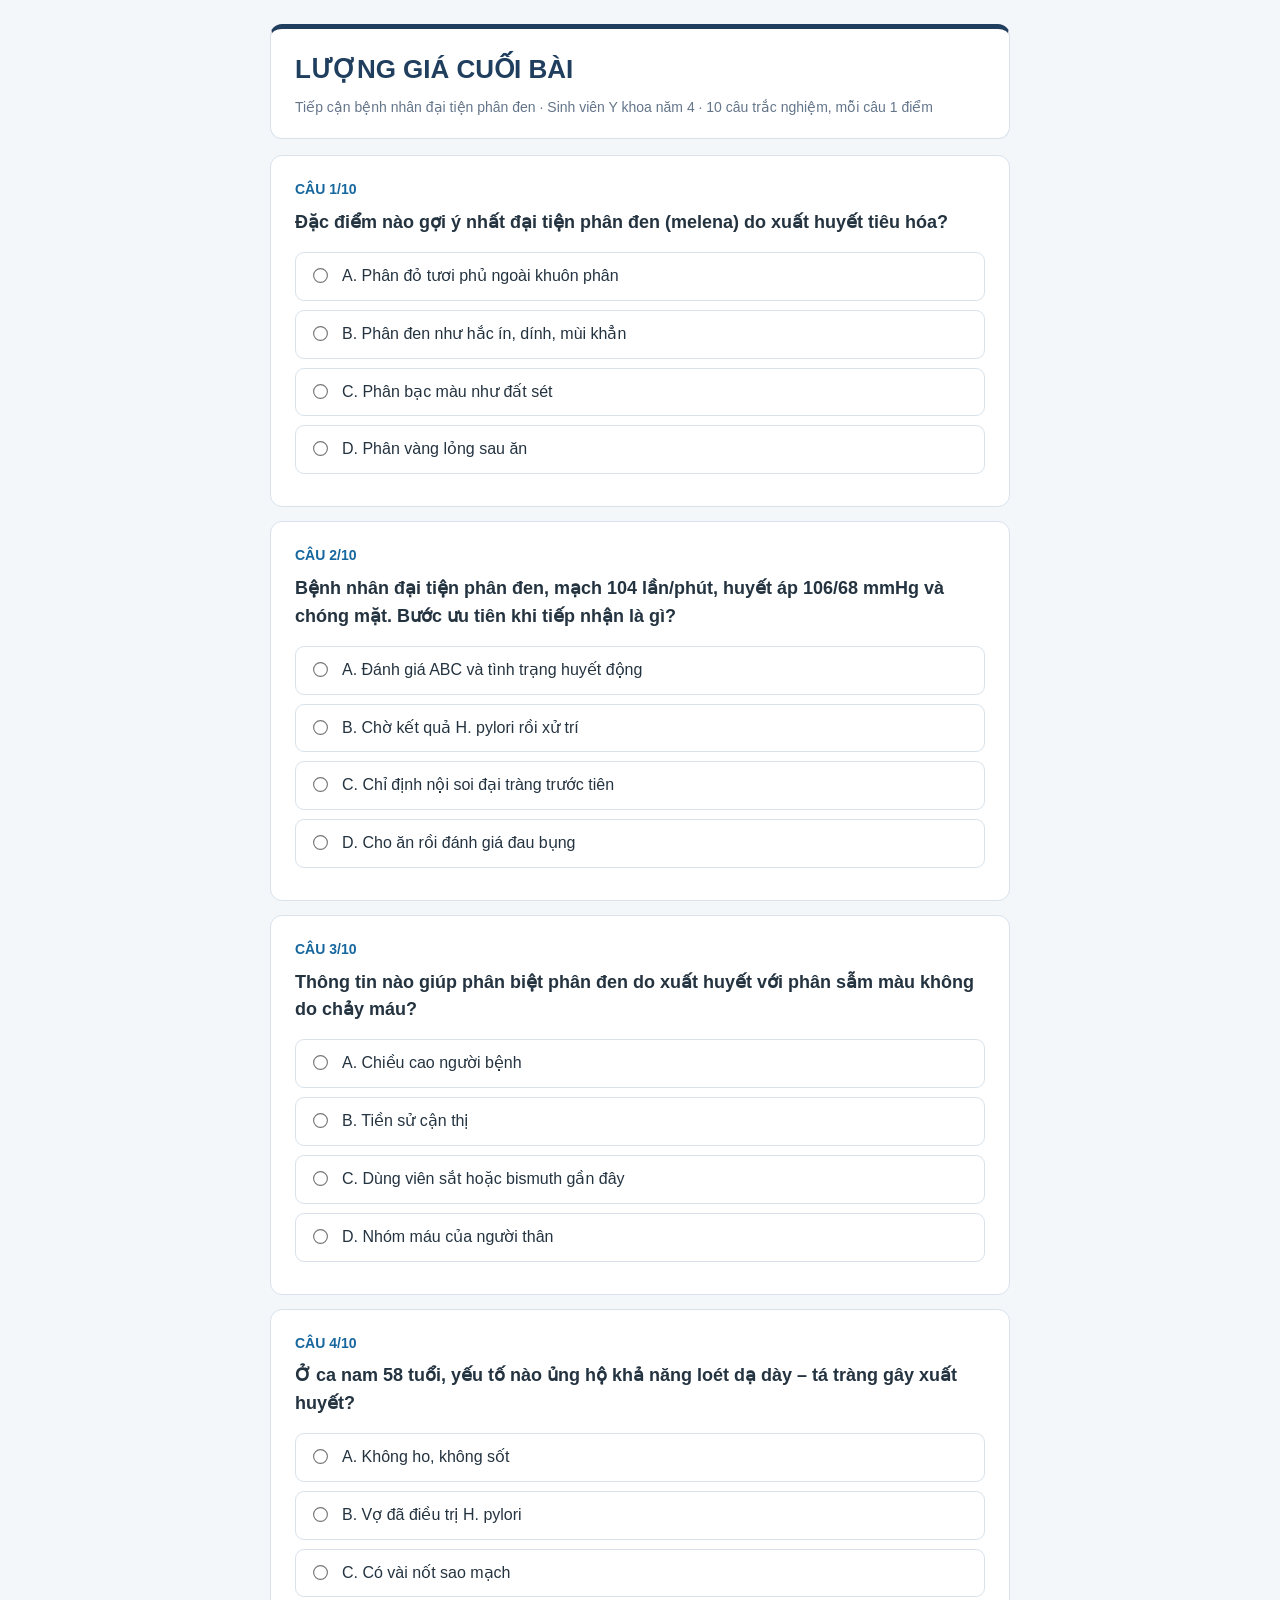
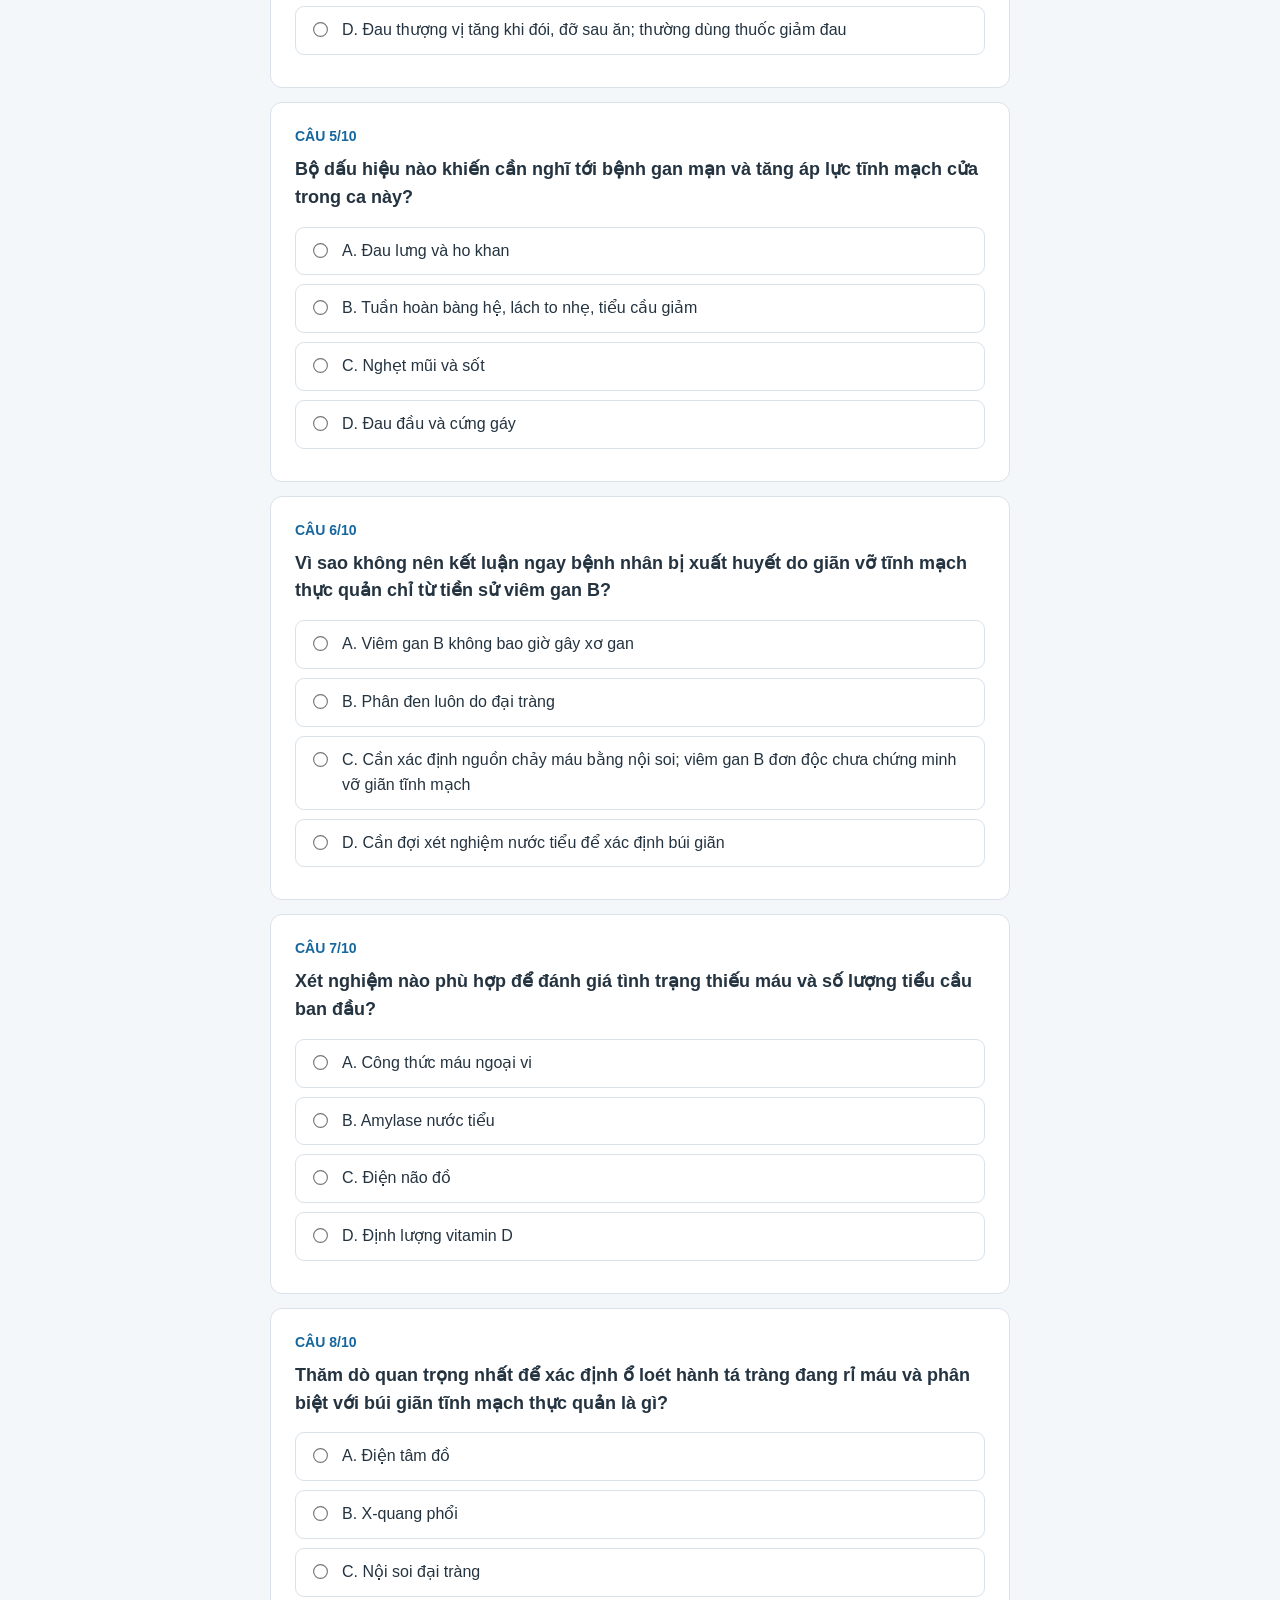
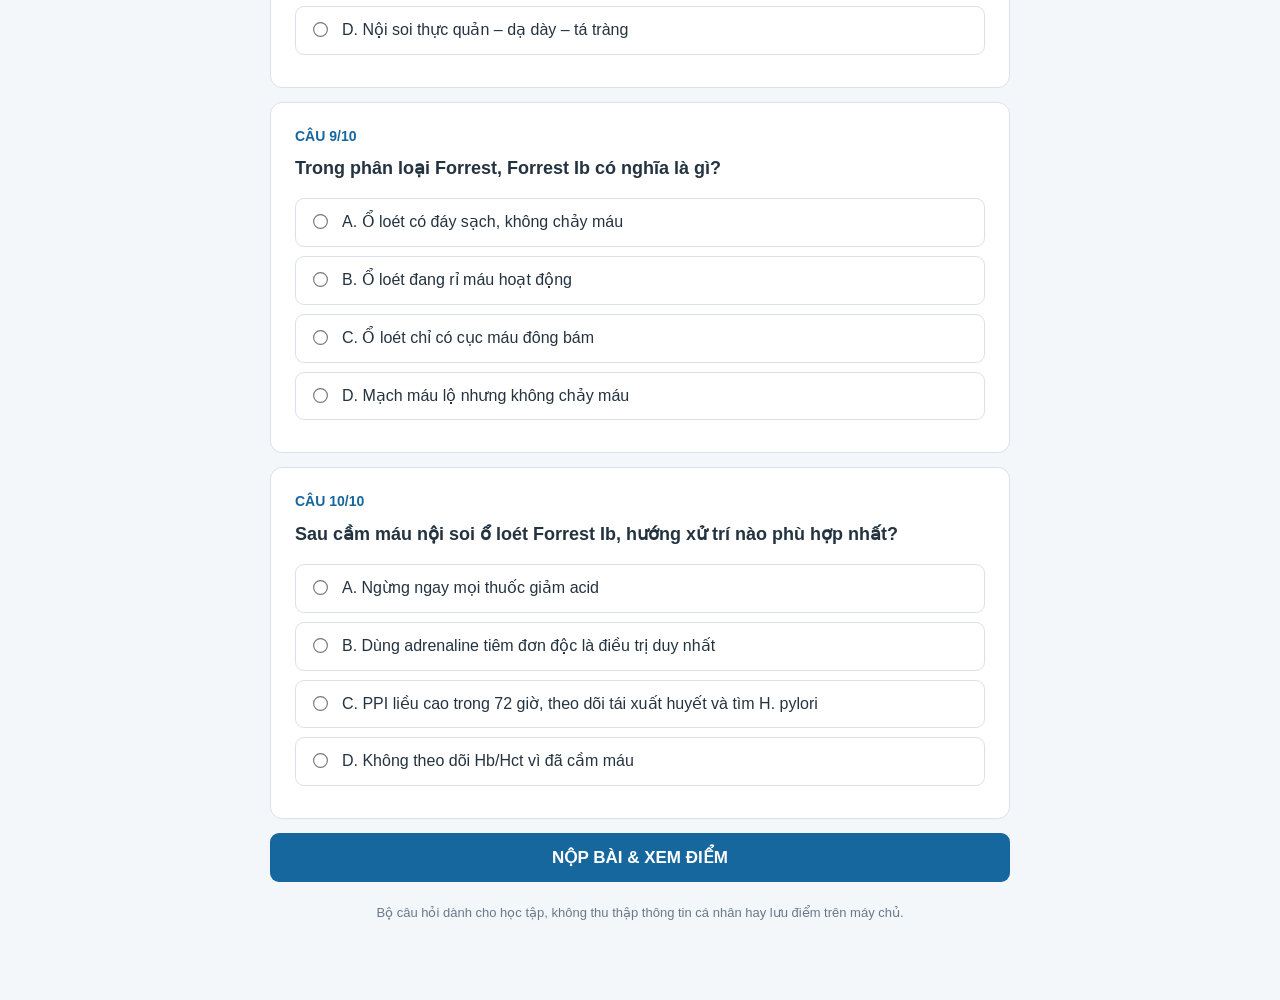
<file: hoc-lieu-y-khoa/luong-gia-dai-tien-phan-den-2026-11-19.html>
<!doctype html>
<html lang="vi"><head><meta charset="utf-8"><meta name="viewport" content="width=device-width,initial-scale=1">
<title>Lượng giá – Tiếp cận bệnh nhân đại tiện phân đen | BSNT K19</title>
<style>
:root{--navy:#203e5e;--blue:#17679f;--bg:#f4f7fa;--line:#d9e2eb;--green:#187350;--red:#b72d36}
*{box-sizing:border-box}body{margin:0;background:var(--bg);font-family:Arial,Helvetica,sans-serif;color:#243340;line-height:1.55}
main{max-width:770px;margin:24px auto;padding:0 15px 40px}
header{background:#fff;border:1px solid var(--line);border-top:5px solid var(--navy);padding:24px 24px 20px;border-radius:12px;margin-bottom:16px}
h1{font-size:26px;line-height:1.3;color:var(--navy);margin:0 0 10px}
.sub{margin:0;color:#64758a;font-size:14px}
.card{background:#fff;border:1px solid var(--line);padding:23px 24px;border-radius:12px;margin-bottom:14px}
.question{margin:0 0 15px;font-size:18px;font-weight:700}
.ix{font-size:14px;color:var(--blue);font-weight:700;margin-bottom:8px}
.option{display:flex;align-items:flex-start;gap:12px;border:1px solid var(--line);padding:11px 13px;border-radius:9px;margin:9px 0;cursor:pointer}
.option:hover{background:#f5f9fc;border-color:#87aecb}
.option input{margin-top:5px;accent-color:#17679f;transform:scale(1.15)}
button{font-family:inherit;font-size:17px;padding:14px 25px;background:var(--blue);color:#fff;font-weight:700;border:0;border-radius:9px;cursor:pointer;width:100%}
button:focus-visible,.option:focus-within{outline:3px solid #81b6de}
.result{display:none;background:#fff;border:1px solid var(--line);border-radius:12px;padding:24px;margin-top:18px}
.result.show{display:block}
.score{font-size:42px;font-weight:bold;color:var(--blue);margin:6px 0 12px}
.explain{border-top:1px solid #e4ebf1;padding:11px 0}
.correct{color:var(--green)}.wrong{color:var(--red)}
.footer{color:#69798a;font-size:13px;text-align:center;padding-top:8px}
@media(max-width:500px){header,.card{padding:18px}h1{font-size:23px}.question{font-size:17px}}
</style></head><body><main>
<header><h1>LƯỢNG GIÁ CUỐI BÀI</h1><p class="sub">Tiếp cận bệnh nhân đại tiện phân đen · Sinh viên Y khoa năm 4 · 10 câu trắc nghiệm, mỗi câu 1 điểm</p></header>
<form id="quiz"></form>
<button type="button" id="submit">NỘP BÀI & XEM ĐIỂM</button>
<section id="result" class="result" aria-live="polite"></section>
<p class="footer">Bộ câu hỏi dành cho học tập, không thu thập thông tin cá nhân hay lưu điểm trên máy chủ.</p>
</main>
<script>
const questions = [{"q":"Đặc điểm nào gợi ý nhất đại tiện phân đen (melena) do xuất huyết tiêu hóa?","opts":["Phân đỏ tươi phủ ngoài khuôn phân","Phân đen như hắc ín, dính, mùi khẳn","Phân bạc màu như đất sét","Phân vàng lỏng sau ăn"],"a":1,"why":"Melena thường đen như hắc ín, sệt dính và có mùi đặc trưng vì máu đã được tiêu hóa."},{"q":"Bệnh nhân đại tiện phân đen, mạch 104 lần/phút, huyết áp 106/68 mmHg và chóng mặt. Bước ưu tiên khi tiếp nhận là gì?","opts":["Đánh giá ABC và tình trạng huyết động","Chờ kết quả H. pylori rồi xử trí","Chỉ định nội soi đại tràng trước tiên","Cho ăn rồi đánh giá đau bụng"],"a":0,"why":"Xuất huyết tiêu hóa cần đánh giá mức độ nặng, bảo đảm ABC, đường truyền và hồi sức theo huyết động trước các thăm dò tiếp theo."},{"q":"Thông tin nào giúp phân biệt phân đen do xuất huyết với phân sẫm màu không do chảy máu?","opts":["Chiều cao người bệnh","Tiền sử cận thị","Dùng viên sắt hoặc bismuth gần đây","Nhóm máu của người thân"],"a":2,"why":"Sắt, bismuth và một số thực phẩm có thể làm phân sẫm màu nhưng không nhất thiết gây xuất huyết tiêu hóa."},{"q":"Ở ca nam 58 tuổi, yếu tố nào ủng hộ khả năng loét dạ dày – tá tràng gây xuất huyết?","opts":["Không ho, không sốt","Vợ đã điều trị H. pylori","Có vài nốt sao mạch","Đau thượng vị tăng khi đói, đỡ sau ăn; thường dùng thuốc giảm đau"],"a":3,"why":"Kiểu đau thượng vị liên quan bữa ăn và khả năng dùng NSAID làm tăng nghi ngờ loét dạ dày – tá tràng."},{"q":"Bộ dấu hiệu nào khiến cần nghĩ tới bệnh gan mạn và tăng áp lực tĩnh mạch cửa trong ca này?","opts":["Đau lưng và ho khan","Tuần hoàn bàng hệ, lách to nhẹ, tiểu cầu giảm","Nghẹt mũi và sốt","Đau đầu và cứng gáy"],"a":1,"why":"Tuần hoàn bàng hệ thành bụng, lách to và tiểu cầu giảm gợi ý tăng áp lực tĩnh mạch cửa, nhưng chưa tự khẳng định nguyên nhân xuất huyết."},{"q":"Vì sao không nên kết luận ngay bệnh nhân bị xuất huyết do giãn vỡ tĩnh mạch thực quản chỉ từ tiền sử viêm gan B?","opts":["Viêm gan B không bao giờ gây xơ gan","Phân đen luôn do đại tràng","Cần xác định nguồn chảy máu bằng nội soi; viêm gan B đơn độc chưa chứng minh vỡ giãn tĩnh mạch","Cần đợi xét nghiệm nước tiểu để xác định búi giãn"],"a":2,"why":"Tiền sử viêm gan B và dấu hiệu tăng áp cửa giúp định hướng chẩn đoán phân biệt; nội soi là phương tiện xác định nguồn chảy máu trong ca này."},{"q":"Xét nghiệm nào phù hợp để đánh giá tình trạng thiếu máu và số lượng tiểu cầu ban đầu?","opts":["Công thức máu ngoại vi","Amylase nước tiểu","Điện não đồ","Định lượng vitamin D"],"a":0,"why":"Công thức máu cho Hb, Hct và tiểu cầu; cần theo dõi cùng mạch, huyết áp và diễn biến xuất huyết."},{"q":"Thăm dò quan trọng nhất để xác định ổ loét hành tá tràng đang rỉ máu và phân biệt với búi giãn tĩnh mạch thực quản là gì?","opts":["Điện tâm đồ","X-quang phổi","Nội soi đại tràng","Nội soi thực quản – dạ dày – tá tràng"],"a":3,"why":"Nội soi tiêu hóa trên nhìn trực tiếp nguồn chảy máu, phân loại Forrest và cho phép cầm máu ngay khi cần."},{"q":"Trong phân loại Forrest, Forrest Ib có nghĩa là gì?","opts":["Ổ loét có đáy sạch, không chảy máu","Ổ loét đang rỉ máu hoạt động","Ổ loét chỉ có cục máu đông bám","Mạch máu lộ nhưng không chảy máu"],"a":1,"why":"Forrest Ib là chảy máu đang hoạt động dạng rỉ máu (oozing), cần đánh giá và cầm máu qua nội soi."},{"q":"Sau cầm máu nội soi ổ loét Forrest Ib, hướng xử trí nào phù hợp nhất?","opts":["Ngừng ngay mọi thuốc giảm acid","Dùng adrenaline tiêm đơn độc là điều trị duy nhất","PPI liều cao trong 72 giờ, theo dõi tái xuất huyết và tìm H. pylori","Không theo dõi Hb/Hct vì đã cầm máu"],"a":2,"why":"Loét nguy cơ cao sau cầm máu nội soi được điều trị PPI liều cao 72 giờ; theo dõi huyết động/Hb và tìm-tiệt trừ H. pylori nếu có."}];
const form=document.getElementById('quiz');
questions.forEach((q,idx)=>{
  const sec=document.createElement('section');sec.className='card';
  const num=document.createElement('div');num.className='ix';num.textContent='CÂU '+(idx+1)+'/10';
  const title=document.createElement('p');title.className='question';title.textContent=q.q;
  sec.append(num,title);
  q.opts.forEach((choice,i)=>{
    const lab=document.createElement('label');lab.className='option';
    const radio=document.createElement('input');radio.type='radio';radio.name='question'+idx;radio.value=String(i);
    const txt=document.createElement('span');txt.textContent=String.fromCharCode(65+i)+'. '+choice;
    lab.append(radio,txt);sec.append(lab);
  });
  form.append(sec);
});
document.getElementById('submit').addEventListener('click',()=>{
  const ans=questions.map((q,i)=>document.querySelector('input[name="question'+i+'"]:checked'));
  const first=ans.findIndex(x=>!x);
  if(first!==-1){alert('Bạn hãy trả lời đủ 10 câu trước khi nộp bài.');form.children[first].scrollIntoView({behavior:'smooth',block:'center'});return;}
  const score=ans.reduce((sum,el,i)=>sum+(Number(el.value)===questions[i].a?1:0),0);
  const root=document.getElementById('result');root.innerHTML='';
  const h=document.createElement('h2');h.textContent='KẾT QUẢ';root.append(h);
  const s=document.createElement('div');s.className='score';s.textContent=score+'/10 điểm';root.append(s);
  const desc=document.createElement('p');desc.textContent=score>=8?'Bạn đã nắm tốt các nội dung chính.':score>=5?'Bạn đã có nền tảng, hãy xem lại các câu chưa đúng.':'Bạn nên ôn lại cách tiếp cận, chẩn đoán và điều trị xuất huyết tiêu hóa cao.';root.append(desc);
  questions.forEach((q,i)=>{
    const correct=Number(ans[i].value)===q.a;
    const div=document.createElement('div');div.className='explain';
    const top=document.createElement('b');top.className=correct?'correct':'wrong';top.textContent='Câu '+(i+1)+': '+(correct?'Đúng':'Sai')+' · Đáp án '+String.fromCharCode(65+q.a)+'. ';
    const detail=document.createElement('span');detail.textContent=q.why;
    div.append(top,detail);root.append(div);
  });
  root.classList.add('show');root.scrollIntoView({behavior:'smooth',block:'start'});
  document.getElementById('submit').disabled=true;document.getElementById('submit').textContent='ĐÃ NỘP BÀI';
  form.querySelectorAll('input').forEach(x=>x.disabled=true);
});
</script></body></html>
</file>
